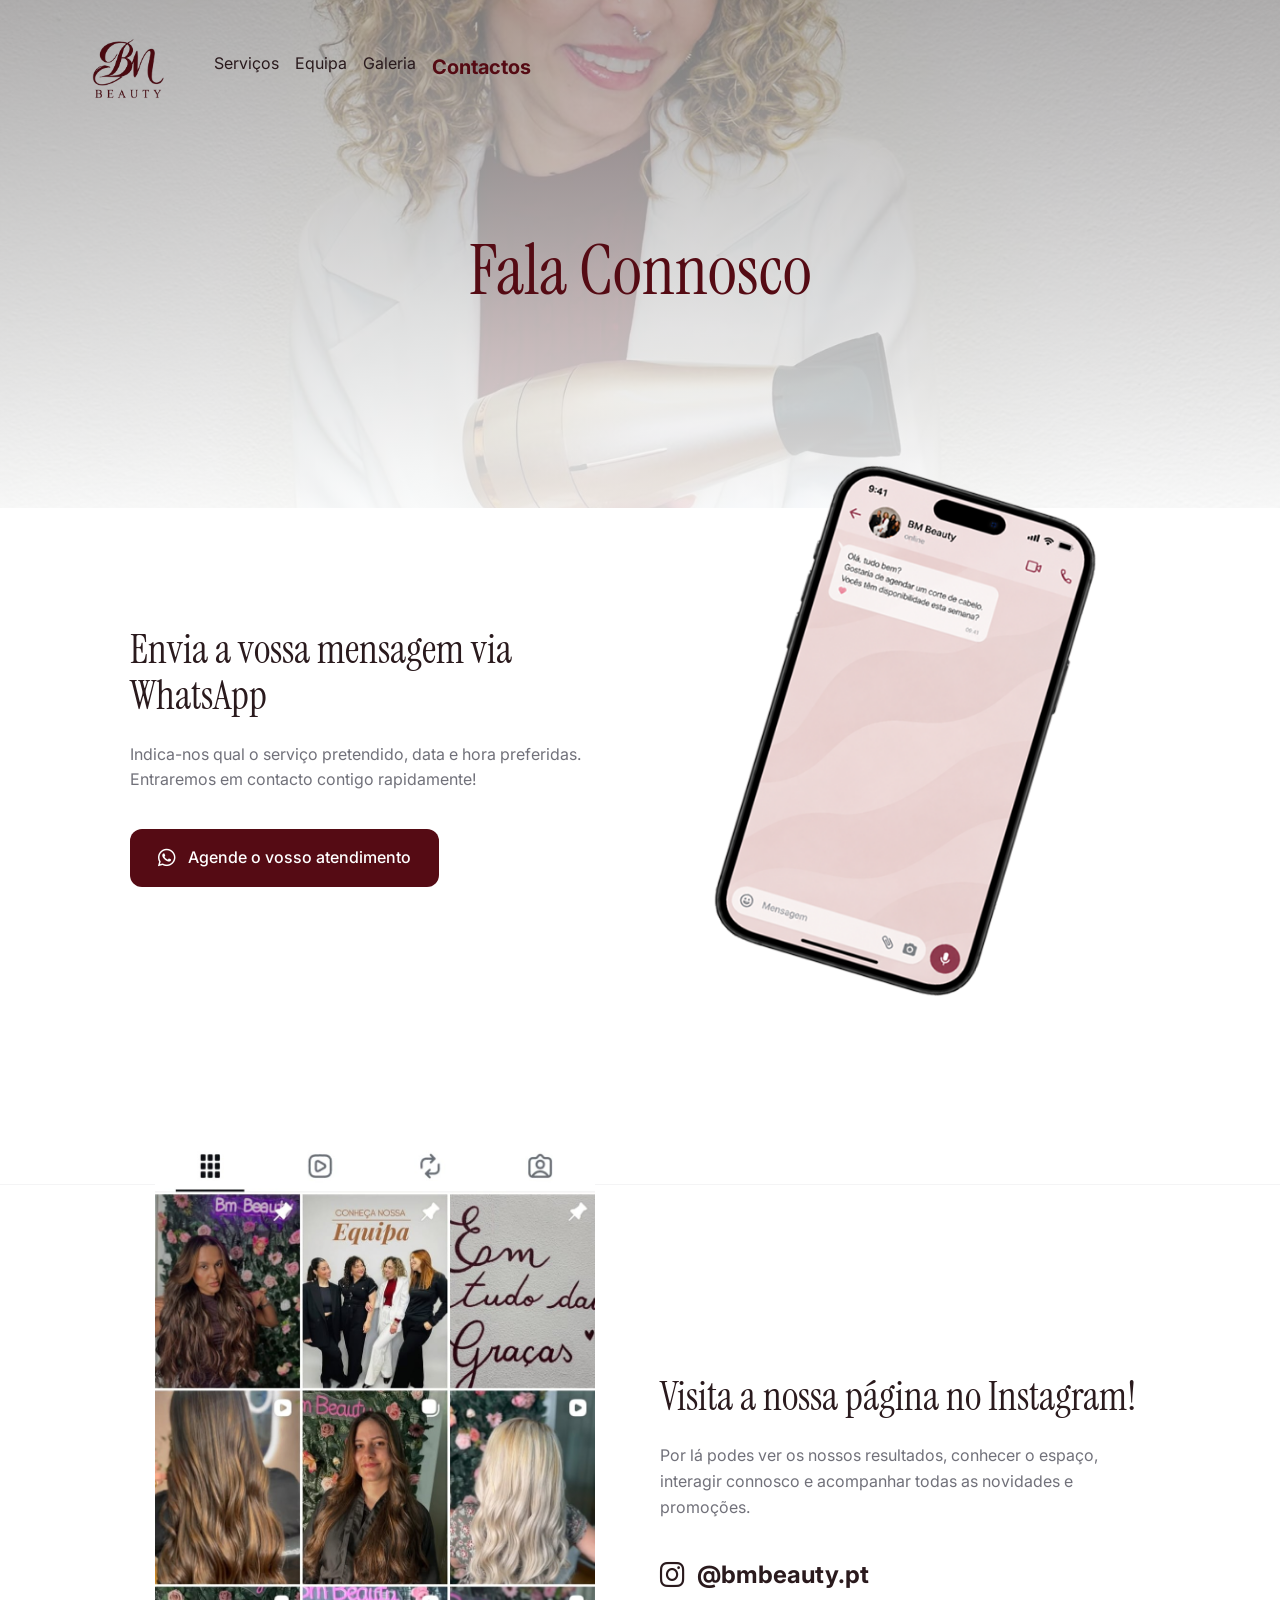
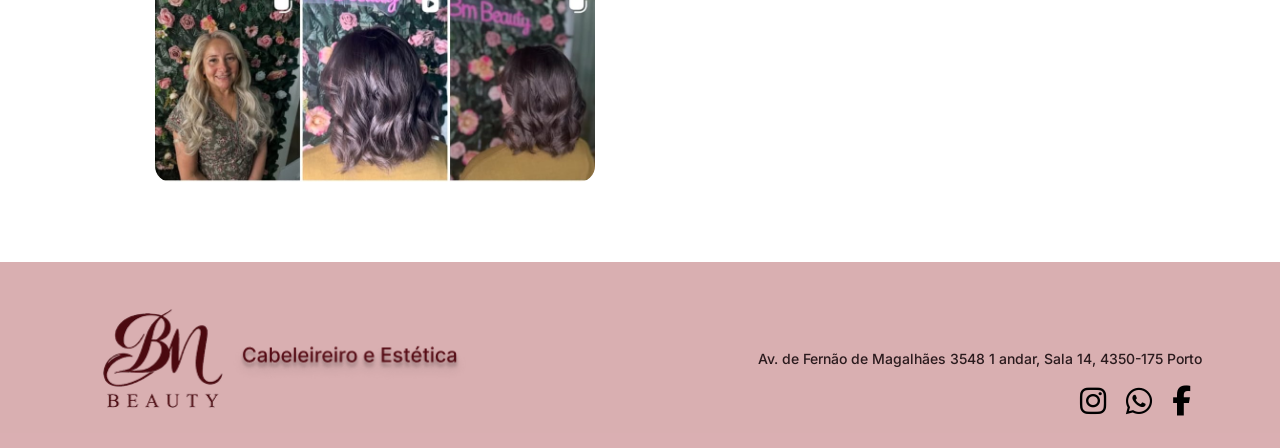
<file: contacto.html>
<!DOCTYPE html>
<html lang="pt">
<head>
  <meta charset="UTF-8">
  <meta name="viewport" content="width=device-width, initial-scale=1.0">
  <title>BM Beauty - Contactos</title>
  <!-- Google Fonts: Instrument Serif & Inter -->
  <link rel="preconnect" href="https://fonts.googleapis.com">
  <link rel="preconnect" href="https://fonts.gstatic.com" crossorigin>
  <link href="https://fonts.googleapis.com/css2?family=Instrument+Serif:ital@0;1&family=Inter:wght@400;500;600;700&display=swap" rel="stylesheet">
  <!-- Font Awesome Icons -->
  <link rel="stylesheet" href="https://cdnjs.cloudflare.com/ajax/libs/font-awesome/6.4.0/css/all.min.css">
  <link rel="stylesheet" href="css/style.css">
  <link rel="stylesheet" href="css/contacto.css">
</head>
<body>

  <!-- SESSÃO 1: NAVBAR + HERO "FALA CONNOSCO" -->
  <header class="site-container">
    <nav class="navbar">
      <a href="index.html" class="logo">
        <img src="assets/img/logo/logo_new_trans.png" alt="BM Beauty Logo" width="97" height="73">
      </a>

      <button class="hamburger-menu" id="hamburger-btn" aria-label="Abrir Menu" aria-expanded="false">
        <span></span>
        <span></span>
        <span></span>
      </button>

      <ul class="nav-links" id="nav-menu">
        <li><a href="index.html#servicos">Serviços</a></li>
        <li><a href="index.html#equipa">Equipa</a></li>
        <li><a href="galeria.html">Galeria</a></li>
        <li><a href="contacto.html" class="nav-link-active">Contactos</a></li>
      </ul>
    </nav>
  </header>

  <section class="page-hero hero-contacto">
    <div class="hero-content">
      <h1 class="hero-title">Fala Connosco</h1>
    </div>
  </section>

  <!-- SESSÃO 2: WHATSAPP SECTION -->
  <section class="contact-whatsapp-section">
    <div class="site-container contact-split-container">
      
      <!-- Lado Esquerdo: Texto + Botão CTA WhatsApp -->
      <div class="contact-text-col">
        <h2 class="contact-section-title">Envia a vossa mensagem via WhatsApp</h2>
        <p class="contact-section-desc">
          Indica-nos qual o serviço pretendido, data e hora preferidas. Entraremos em contacto contigo rapidamente!
        </p>
        <a href="https://wa.me/351922003194" target="_blank" rel="noopener noreferrer" class="whatsapp-cta-btn">
          <i class="fab fa-whatsapp"></i>
          <span>Agende o vosso atendimento</span>
        </a>
      </div>

      <!-- Lado Direito: Mockup do Smartphone -->
      <div class="contact-media-col">
        <img src="assets/img/sociais/whatsapp.png" alt="WhatsApp BM Beauty Mockup" class="phone-mockup-img">
      </div>

    </div>
  </section>

  <!-- SESSÃO 3: INSTAGRAM SECTION -->
  <section class="contact-instagram-section">
    <div class="site-container contact-split-container reverse-mobile">
      
      <!-- Lado Esquerdo: Grid/Mockup do Feed do Instagram -->
      <div class="contact-media-col">
        <img src="assets/img/sociais/instagram.jpeg" alt="Feed Instagram BM Beauty" class="insta-feed-img">
      </div>

      <!-- Lado Direito: Texto + Arroba Instagram -->
      <div class="contact-text-col">
        <h2 class="contact-section-title">Visita a nossa página no Instagram!</h2>
        <p class="contact-section-desc">
          Por lá podes ver os nossos resultados, conhecer o espaço, interagir connosco e acompanhar todas as novidades e promoções.
        </p>
        <a href="https://instagram.com/bmbeauty.pt" target="_blank" rel="noopener noreferrer" class="instagram-handle-link">
          <i class="fab fa-instagram"></i>
          <span>@bmbeauty.pt</span>
        </a>
      </div>

    </div>
  </section>

  <!-- SESSÃO 4: FOOTER INTEGRADO -->
  <footer class="footer-bottom contact-page-footer">
    <div class="site-container footer-bottom-container">
      
      <!-- Logo à Esquerda -->
      <div class="footer-logo">
        <a href="#" aria-label="Voltar ao topo">
        <img src="assets/img/logo/logo-longo.png" alt="BM Beauty Cabeleireiro e Estética">
        </a>
      </div>

      <!-- Morada e Redes Sociais à Direita -->
      <div class="footer-contacts">
        <a href="https://maps.google.com" target="_blank" rel="noopener noreferrer" class="footer-address">
          Av. de Fernão de Magalhães 3548 1 andar, Sala 14, 4350-175 Porto
        </a>

        <div class="footer-socials">
          <a href="https://www.instagram.com/bmbeauty.pt/" target="_blank" aria-label="Instagram"><i class="fab fa-instagram"></i></a>
          <a href="https://wa.me/351922003194" target="_blank" aria-label="WhatsApp"><i class="fab fa-whatsapp"></i></a>
          <a href="https://www.facebook.com/bmbeauty.pt" target="_blank" aria-label="Facebook"><i class="fab fa-facebook-f"></i></a>
        </div>
      </div>

    </div>
  </footer>

  <script src="js/main.js" defer></script>

</body>
</html>
</file>
<file: css/style.css>
/* ==========================================================================
   BM BEAUTY - style.css (global)
   Breakpoints:  Mobile <= 767.98px | Tablet 768px-1024px | Desktop >= 1025px
   Estrutura:    1) Base/Desktop  2) Páginas internas  3) Tablet  4) Mobile
   ========================================================================== */

:root {
  /* Cores da Paleta */
  --primary: #550B14;
  --primary-soft: #D3A1A4;
  --dark-accent: #2A1A1D;
  --neutral-gray: #757575;
  --gold: #C9A66B;
  --white: #FFFFFF;

  /* Fontes */
  --font-title: 'Instrument Serif', serif;
  --font-body: 'Inter', sans-serif;

  /* Margem lateral (muda em cada breakpoint) */
  --gutter: 78px;
}

* {
  box-sizing: border-box;
  margin: 0;
  padding: 0;
}

html {
  scroll-behavior: smooth;
}

body {
  font-family: var(--font-body);
  color: var(--dark-accent);
  background-color: var(--white);
  line-height: 1.6;
}

a {
  text-decoration: none;
  color: inherit;
}

img {
  max-width: 100%;
  height: auto;
  display: block;
}

/* Utilitários */
.container {
  max-width: 100%;
  padding-left: var(--gutter);
  padding-right: var(--gutter);
  margin: 0 auto;
}

.btn-primary {
  background-color: var(--primary);
  color: var(--white);
  padding: 12px 28px;
  border-radius: 6px;
  font-weight: 500;
  display: inline-block;
  transition: background 0.3s ease;
  border: none;
  cursor: pointer;
}

.btn-primary:hover {
  background-color: #3f080f;
}

.grid-4 {
  display: grid;
  grid-template-columns: repeat(auto-fit, minmax(220px, 1fr));
  gap: 25px;
}

/* Container de alinhamento (margem lateral via --gutter) */
.site-container {
  width: 100%;
  max-width: 1440px;
  margin-inline: auto;
  padding-left: var(--gutter);
  padding-right: var(--gutter);
  box-sizing: border-box;
}

/* ==========================================================================
   NAVBAR + HERO (index)
   ========================================================================== */
.top-header-hero {
  width: 100%;
  min-height: 768px;
  position: relative;
  background-image: linear-gradient(180deg, rgba(110, 107, 107, 0.45) 0%, rgba(107, 105, 105, 0.25) 50%),
                    url('../assets/img/bruna/capa01.png');
  background-repeat: no-repeat;
  background-position: center top;
  background-size: cover;
}

.navbar {
  display: flex;
  justify-content: flex-start;
  align-items: center;
  max-width: 1440px;
  margin: 0 auto;
  gap: 39px;
  padding: 30px var(--gutter) 20px;
}

.navbar .logo img {
  width: 97px;
  height: 73px;
  object-fit: contain;
  display: block;
}

.nav-links {
  display: flex;
  gap: 16px;
  list-style: none;
  margin: 0;
  padding: 0;
}

.nav-links a {
  font-family: var(--font-body);
  font-size: 16px;
  font-weight: 400;
  color: #2A1A1D;
  text-decoration: none;
  text-transform: capitalize;
  transition: font-size 0.2s ease, color 0.3s ease;
}

.nav-links a:hover {
  color: #550B14;
  font-size: 18px;
}

.nav-links a.active,
.nav-links a.nav-link-active {
  font-size: 20px;
  color: #550B14;
  font-weight: 700;
}

/* Hambúrguer: escondido por defeito (só aparece no mobile) */
.hamburger-menu {
  display: none;
}

/* Conteúdo do hero */
.hero-content-wrapper {
  display: flex;
  flex-direction: column;
  align-items: flex-start;
  text-align: left;
  max-width: 580px;
  padding-top: 120px;
  padding-bottom: 60px;
}

.hero-content-wrapper h1 {
  font-family: var(--font-title);
  font-size: 48px;
  font-weight: 400;
  color: #550B14;
  line-height: 1.15;
  margin: 0;
}

.hero-content-wrapper h2 {
  font-family: var(--font-title);
  font-size: 36px;
  font-weight: 400;
  font-style: italic;
  color: #2A1A1D;
  line-height: 1.2;
  margin-top: 24px;
  margin-bottom: 0;
}

.hero-btn {
  display: inline-flex;
  align-items: center;
  justify-content: center;
  width: 216px;
  height: 48px;
  background-color: #550B14;
  color: #FFFFFF;
  font-family: var(--font-body);
  font-size: 16px;
  font-weight: 400;
  text-decoration: none;
  border-radius: 8px;
  margin-top: 58px;
  box-sizing: border-box;
  transition: background-color 0.3s ease;
}

.hero-btn:hover {
  background-color: #3f080f;
}

/* ==========================================================================
   Seção 3: Serviços
   ========================================================================== */
.services-section {
  padding-top: 80px;
  padding-bottom: 80px;
  background-color: #ffffff;
}

.services-title {
  font-family: var(--font-title);
  font-size: 48px;
  font-weight: 400;
  color: #2A1A1D;
  text-align: center;
  margin: 0 auto 12px auto;
}

.services-subtitle {
  font-family: var(--font-body);
  font-size: 16px;
  font-weight: 400;
  color: #666666;
  text-align: center;
  line-height: 1.5;
  margin: 0 auto 50px auto;
}

.services-grid {
  display: grid;
  grid-template-columns: repeat(4, minmax(0, 1fr));
  gap: 62px;
  width: 100%;
}

.service-card {
  display: flex;
  flex-direction: column;
  align-items: center;
  text-align: center;
  width: 100%;
}

.service-card-img {
  width: 100%;
  height: auto;
  aspect-ratio: 230 / 302;
  object-fit: cover;
  border-radius: 12px;
  display: block;
}

.service-card h3 {
  font-family: var(--font-title);
  font-size: 32px;
  font-weight: 400;
  color: #2A1A1D;
  margin-top: 24px;
  margin-bottom: 0;
}

.service-card-link {
  font-family: var(--font-body);
  font-size: 16px;
  font-weight: 600;
  color: #550B14;
  text-transform: uppercase;
  text-decoration: none;
  margin-top: 15px;
  display: inline-flex;
  align-items: center;
  gap: 4px;
  transition: opacity 0.3s ease;
}

.service-card-link:hover {
  opacity: 0.8;
}

/* ==========================================================================
   MODAL DE DETALHES
   ========================================================================== */
.modal-overlay {
  position: fixed;
  inset: 0;
  background-color: rgba(0, 0, 0, 0.4);
  display: flex;
  align-items: center;
  justify-content: center;
  z-index: 1000;
  opacity: 0;
  visibility: hidden;
  transition: opacity 0.3s ease, visibility 0.3s ease;
}

.modal-overlay.active {
  opacity: 1;
  visibility: visible;
}

.modal-card {
  position: relative;
  display: inline-block;
  max-width: 90vw;
  max-height: 90vh;
  border-radius: 16px;
  overflow: hidden;
  box-shadow: 0 10px 30px rgba(0, 0, 0, 0.25);
}

.modal-card img {
  display: block;
  max-width: 100%;
  max-height: 85vh;
  height: auto;
  object-fit: contain;
}

.modal-card img#modal-img {
  width: 100%;
  display: block;
  height: auto;
}

/* Área de clique invisível sobre o 'X' da imagem */
.modal-close-hitbox {
  position: absolute;
  top: 12px;
  right: 18px;
  width: 44px;
  height: 44px;
  cursor: pointer;
  z-index: 10;
}

/* Área clicável invisível do botão AGENDAR (posição em % sobre a imagem) */
.btn-overlay {
  position: absolute;
  bottom: 8%;
  right: 7%;
  width: 18%;
  height: 12%;
  cursor: pointer;
  z-index: 10;
  display: block;
}

/* ==========================================================================
   Seção 4: Sobre a BM Beauty
   ========================================================================== */
.about-section {
  background-color: rgba(211, 161, 164, 0.8);
  padding-top: 80px;
  padding-bottom: 80px;
  width: 100%;
}

.about-container {
  display: flex;
  align-items: center;
  justify-content: space-between;
  gap: 56px;
}

.about-image-wrapper {
  flex: 0 0 45%;
}

.about-img {
  width: 100%;
  height: auto;
  aspect-ratio: 484 / 459;
  object-fit: cover;
  border-radius: 16px;
  display: block;
}

.about-content {
  flex: 1;
  min-width: 0;
  display: flex;
  flex-direction: column;
  align-items: flex-start;
  text-align: left;
}

.about-title {
  font-family: var(--font-body);
  font-size: 32px;
  font-weight: 600;
  color: #2A1A1D;
  margin: 0 0 8px 0;
}

.about-subtitle {
  font-family: var(--font-body);
  font-size: 20px;
  font-weight: 400;
  color: rgba(1, 1, 7, 0.6);
  margin: 0 0 24px 0;
}

.about-text p {
  font-family: var(--font-body);
  font-size: 18px;
  font-weight: 400;
  color: #000000;
  line-height: 1.5;
  margin-top: 0;
  margin-bottom: 16px;
}

.about-text p:last-child {
  margin-bottom: 0;
}

/* ==========================================================================
   Seção 5: Outros Serviços (galeria da home)
   Prefixo .gallery-section evita colisão com a página Galeria
   ========================================================================== */
.gallery-section {
  padding-top: 80px;
  padding-bottom: 80px;
  background-color: #ffffff;
}

.gallery-section .gallery-grid {
  display: grid;
  grid-template-columns: repeat(4, minmax(0, 1fr));
  gap: 8px;
  width: 100%;
}

.gallery-section .gallery-item {
  display: flex;
  flex-direction: column;
  align-items: center;
  text-align: center;
  width: 100%;
}

.gallery-section .gallery-img {
  width: 100%;
  height: auto;
  aspect-ratio: 262 / 248;
  object-fit: cover;
  border-radius: 12px;
  display: block;
}

.gallery-section .gallery-item h3 {
  font-family: var(--font-title);
  font-size: 32px;
  font-weight: 400;
  color: #2A1A1D;
  margin-top: 24px;
  margin-bottom: 0;
  line-height: 1.1;
}

.gallery-btn-wrapper {
  display: flex;
  justify-content: center;
  margin-top: 83px;
}

.gallery-cta-btn {
  display: inline-flex;
  align-items: center;
  justify-content: center;
  width: 297px;
  height: 66px;
  background-color: #550B14;
  color: #ffffff;
  font-family: var(--font-body);
  font-size: 18px;
  font-weight: 400;
  text-decoration: none;
  border-radius: 16px;
  transition: background-color 0.3s ease, transform 0.2s ease;
}

.gallery-cta-btn:hover {
  background-color: #3f080f;
  transform: translateY(-2px);
}

/* ==========================================================================
   Seção 6: Feedback das Princesas
   ========================================================================== */
.reviews-section {
  padding-top: 80px;
  padding-bottom: 100px;
  background-color: #ffffff;
  overflow: hidden;
}

.reviews-title {
  font-family: var(--font-title);
  font-size: 40px;
  font-weight: 400;
  color: #2A1A1D;
  text-align: center;
  margin-top: 0;
  margin-bottom: 143px;
}

.reviews-carousel-wrapper {
  width: 100%;
  overflow: hidden;
  position: relative;
}

.reviews-track {
  display: flex;
  gap: 32px;
  width: max-content;
  animation: scrollLeft 25s linear infinite;
}

.reviews-carousel-wrapper:hover .reviews-track {
  animation-play-state: paused;
}

.review-card {
  flex-shrink: 0;
}

.review-img {
  display: block;
  max-width: 100%;
  height: auto;
  border-radius: 12px;
  box-shadow: 0 4px 15px rgba(0, 0, 0, 0.05);
}

@keyframes scrollLeft {
  0%   { transform: translateX(0); }
  100% { transform: translateX(-50%); }
}

/* ==========================================================================
   Seção 7: FAQ
   ========================================================================== */
.faq-section {
  padding-top: 80px;
  padding-bottom: 100px;
  background-color: #ffffff;
  font-family: 'Inter', sans-serif;
}

.faq-container {
  max-width: 768px;
  margin: 0 auto;
}

.faq-header {
  text-align: center;
  margin-bottom: 48px;
}

.faq-title {
  font-family: 'Inter', sans-serif;
  font-size: 36px;
  font-weight: 700;
  color: #2A1A1D;
  margin: 0 0 8px 0;
}

.faq-subtitle {
  font-family: 'Inter', sans-serif;
  font-size: 18px;
  font-weight: 400;
  color: #71717A;
  margin: 0;
}

.faq-list {
  display: flex;
  flex-direction: column;
  gap: 12px;
}

.faq-item {
  background-color: #F8F8F8;
  border-radius: 8px;
  overflow: hidden;
  transition: background-color 0.2s ease;
}

.faq-item[open] {
  background-color: #ffffff;
  border: 1px solid #E4E4E7;
}

.faq-question {
  display: flex;
  justify-content: space-between;
  align-items: center;
  padding: 18px 24px;
  font-family: 'Inter', sans-serif;
  font-size: 16px;
  font-weight: 700;
  color: #18181B;
  cursor: pointer;
  list-style: none;
}

.faq-question::-webkit-details-marker {
  display: none;
}

.faq-icon {
  flex-shrink: 0;
  width: 12px;
  height: 12px;
  border-right: 2px solid #18181B;
  border-bottom: 2px solid #18181B;
  transform: rotate(45deg);
  transition: transform 0.3s ease;
  margin-left: 16px;
}

.faq-item[open] .faq-icon {
  transform: rotate(-135deg);
}

.faq-answer {
  padding: 0 24px 20px 24px;
  font-family: 'Inter', sans-serif;
  font-size: 15px;
  font-weight: 400;
  color: #52525B;
  line-height: 1.6;
}

.faq-answer p {
  margin: 4px 0;
}

.faq-whatsapp-link {
  color: #550B14;
  font-weight: 600;
  text-decoration: underline;
  transition: color 0.2s ease;
}

.faq-whatsapp-link:hover {
  color: #2A1A1D;
}

/* ==========================================================================
   Seção 8: Localização & Rodapé
   ========================================================================== */
.footer-section {
  position: relative;
  background-image: url('../assets/img/logo/bg_localizacao.jpg'); /* sugestão: renomear para bg_localizacao.jpg */
  background-size: cover;
  background-position: center;
  padding-top: 100px;
  width: 100%;
}

.footer-bg-overlay {
  position: absolute;
  top: 0;
  left: 0;
  width: 100%;
  height: 100%;
  background: linear-gradient(
    180deg,
    rgba(211, 161, 164, 0) 0%,
    rgba(211, 161, 164, 0.4) 40%,
    rgba(211, 161, 164, 0.85) 70%,
    rgba(211, 161, 164, 1) 100%
  );
  z-index: 1;
  pointer-events: none;
}

.location-container {
  position: relative;
  z-index: 2;
  display: flex;
  justify-content: center;
  align-items: center;
  gap: clamp(32px, 8.6vw, 124px);
  padding-bottom: 80px;
}

.location-map {
  flex: 1 1 0;
  min-width: 0;
  max-width: 511px;
  width: auto;
  height: 286px;
  border-radius: 12px;
  box-shadow: 0 4px 20px rgba(0, 0, 0, 0.08);
}

.schedule-card {
  flex: 1 1 0;
  min-width: 0;
  max-width: 460px;
  width: auto;
  height: auto;
  min-height: 232px;
  background-color: rgba(255, 255, 255, 0.5);
  border-radius: 16px;
  padding: 24px;
  box-sizing: border-box;
  display: flex;
  flex-direction: column;
  justify-content: space-between;
  gap: 12px;
  backdrop-filter: blur(4px);
}

.schedule-title {
  font-family: var(--font-title);
  font-size: 24px;
  font-weight: 400;
  color: #2A1A1D;
  margin: 0;
}

.schedule-info p {
  font-family: 'Inter', sans-serif;
  font-size: 16px;
  font-weight: 400;
  color: #2A1A1D;
  margin: 4px 0;
}

.schedule-action {
  display: flex;
  align-items: center;
  justify-content: space-between;
  gap: 12px;
}

.schedule-phone {
  font-family: 'Inter', sans-serif;
  font-size: 16px;
  font-weight: 600;
  color: #2A1A1D;
}

.schedule-btn {
  display: inline-flex;
  align-items: center;
  justify-content: center;
  padding: 8px 16px;
  background-color: #550B14;
  color: #ffffff;
  font-family: 'Inter', sans-serif;
  font-size: 14px;
  font-weight: 500;
  text-decoration: none;
  border-radius: 8px;
  transition: background-color 0.2s ease;
}

.schedule-btn:hover {
  background-color: #3f080f;
}

/* Rodapé inferior */
.footer-bottom {
  position: relative;
  z-index: 2;
  background-color: transparent;
  padding-top: 40px;
  padding-bottom: 32px;
}

.footer-bottom-container {
  display: flex;
  align-items: flex-end;
  justify-content: space-between;
  gap: 24px;
}

.footer-logo img {
  width: clamp(240px, 31vw, 446px);
  height: auto;
  object-fit: contain;
  display: block;
}

.footer-contacts {
  display: flex;
  flex-direction: column;
  align-items: flex-end;
  gap: 16px;
}

.footer-address {
  font-family: 'Inter', sans-serif;
  font-size: 14px;
  font-weight: 500;
  color: #2A1A1D;
  text-decoration: none;
  transition: opacity 0.2s ease;
}

.footer-address:hover {
  opacity: 0.8;
}

.footer-socials {
  display: flex;
  gap: 16px;
}

.footer-socials a {
  width: 30px;
  height: 30px;
  display: inline-flex;
  align-items: center;
  justify-content: center;
  text-decoration: none;
}

.footer-socials a i {
  font-size: 30px;
  width: 30px;
  height: 30px;
  line-height: 30px;
  color: #000000;
}

.footer-socials a:hover {
  color: #550B14;
  transform: translateY(-2px);
}

/* ==========================================================================
   PÁGINAS INTERNAS (Galeria & Contactos): navbar flutuante + hero
   ========================================================================== */
header.site-container {
  position: absolute;
  top: 0;
  left: 0;
  right: 0;
  width: auto;
  z-index: 10;
  background: transparent;
}

header.site-container .navbar {
  max-width: none;
  margin: 0;
  padding-left: 0;
  padding-right: 0;
}

.page-hero {
  position: relative;
  width: 100%;
  height: 508px;
  margin: 0 auto;
  display: flex;
  justify-content: center;
  align-items: flex-start;
  background-size: cover;
  background-position: center 50%;
  background-repeat: no-repeat;
  box-sizing: border-box;
}

.page-hero .hero-content h1 {
  font-family: 'Instrument Serif', serif;
  font-size: 70px;
  font-weight: 400;
  color: #550B14;
  text-align: center;
  margin-top: 236px;
  margin-bottom: 0;
  line-height: 1;
}

/* ==========================================================================
   TABLET: 768px - 1024px  (frame de referência ≈ 820px)
   ========================================================================== */
@media (min-width: 768px) and (max-width: 1024px) {
  :root { --gutter: 32px; }

  /* Hero */
  .top-header-hero {
    min-height: 540px;
    background-position: 55% top;
  }
  .hero-content-wrapper { max-width: 340px; padding-top: 70px; padding-bottom: 40px; }
  .hero-content-wrapper h1 { font-size: 36px; }
  .hero-content-wrapper h2 { font-size: 26px; margin-top: 16px; }
  .hero-btn { width: 204px; height: 48px; font-size: 16px; margin-top: 32px; }

  /* Serviços 2x2 */
  .services-section { padding: 64px 0; }
  .services-title { font-size: 36px; }
  .services-grid { grid-template-columns: repeat(2, minmax(0, 1fr)); gap: 48px 34px; }
  .service-card-img { aspect-ratio: 1 / 1; }
  .service-card h3 { font-size: 28px; }

  /* Sobre: lado a lado, imagem mais estreita e alta */
  .about-section { padding: 76px 0; }
  .about-container { gap: 32px; }
  .about-image-wrapper { flex: 0 0 40%; }
  .about-img { aspect-ratio: 2 / 3; }
  .about-title { font-size: 28px; }
  .about-subtitle { font-size: 16px; margin-bottom: 20px; }
  .about-text p { font-size: 14px; margin-bottom: 14px; }

  /* Galeria 2x2 */
  .gallery-section .gallery-grid { grid-template-columns: repeat(2, minmax(0, 1fr)); gap: 40px 24px; }
  .gallery-section .gallery-img { aspect-ratio: 4 / 3; }
  .gallery-section .gallery-item h3 { font-size: 28px; }
  .gallery-section .gallery-item h3 br { display: none; }
  .gallery-btn-wrapper { margin-top: 64px; }
  .gallery-cta-btn { width: 261px; height: 56px; font-size: 16px; }

  /* Reviews */
  .reviews-title { font-size: 32px; margin-bottom: 64px; }
  .review-card { width: min(676px, calc(100vw - 64px)); }
  .review-img { width: 100%; }

  /* Localização lado a lado */
  .location-container { gap: 48px; }
  .location-map { max-width: none; height: 240px; }
  .schedule-card { flex: 0 0 340px; max-width: none; }

  /* Rodapé */
  .footer-logo img { width: 270px; }
  .footer-address { display: block; max-width: 300px; text-align: right; }

  /* Páginas internas */
  .page-hero { height: 420px; }
  .page-hero .hero-content h1 { font-size: 56px; margin-top: 190px; }
}

/* ==========================================================================
   MOBILE: até 767.98px  (frame de referência ≈ 390px)
   ========================================================================== */
@media (max-width: 767.98px) {
  :root { --gutter: 20px; }

  /* Navbar + hambúrguer (quadrado vinho com linhas brancas) */
  .navbar { gap: 24px; padding-top: 20px; padding-bottom: 16px; }
  .navbar .logo img { width: 68px; height: auto; }

  .hamburger-menu {
    display: flex;
    flex-direction: column;
    justify-content: space-between;
    width: 44px;
    height: 44px;
    padding: 14px 11px;
    background: var(--primary);
    border: 0;
    border-radius: 10px;
    cursor: pointer;
    z-index: 101;
  }

  .hamburger-menu span {
    width: 100%;
    height: 2px;
    background: #ffffff;
    border-radius: 2px;
  }

  /* Menu lateral */
  .nav-links {
    position: fixed;
    top: 0;
    left: -100%;
    width: 280px;
    height: 100vh;
    height: 100dvh;
    flex-direction: column;
    justify-content: center;
    align-items: flex-start;
    gap: 24px;
    padding-left: 40px;
    background: rgba(255, 255, 255, 0.98);
    backdrop-filter: blur(8px);
    box-shadow: 5px 0 20px rgba(0, 0, 0, 0.1);
    transition: left 0.3s ease;
    z-index: 100;
  }

  .nav-links.active { left: 0; }
  .nav-links a { font-size: 20px; }

  /* Hero: rosto em cima, texto por baixo, fade para branco */
  .top-header-hero {
    min-height: 540px;
    padding-bottom: 32px;
    background-image:
      linear-gradient(180deg, rgba(110, 107, 107, 0.45) 0%, rgba(107, 105, 105, 0.25) 50%),
      url('../assets/img/bruna/capa01.png');
    background-position: 65% top;
  }
  .hero-content-wrapper { max-width: none; align-items: flex-start; text-align: left; padding-top: 220px; padding-bottom: 0; }
  .hero-content-wrapper h1 { font-size: 32px; line-height: 1.1; }
  .hero-content-wrapper h2 { font-size: 20px; margin-top: 12px; }
  .hero-btn { width: 100%; height: 48px; font-size: 16px; margin-top: 28px; }

  /* Serviços 2x2 */
  .services-section { padding: 48px 0; }
  .services-title { font-size: 32px; line-height: 1.1; }
  .services-subtitle { font-size: 18px; margin-bottom: 32px; }
  .services-grid { grid-template-columns: repeat(2, minmax(0, 1fr)); gap: 32px 18px; }
  .service-card-img { aspect-ratio: 3 / 4; }
  .service-card h3 { font-size: 24px; line-height: 1.1; margin-top: 16px; }
  .service-card-link { font-size: 12px; margin-top: 12px; }

  /* Sobre: empilhado, texto à esquerda */
  .about-section { padding: 40px 0; }
  .about-container { flex-direction: column; align-items: stretch; gap: 24px; text-align: left; }
  .about-image-wrapper { flex: none; width: 100%; }
  .about-img { aspect-ratio: 1 / 1; }
  .about-content { align-items: flex-start; text-align: left; }
  .about-title { font-size: 24px; }
  .about-subtitle { font-size: 16px; margin-bottom: 20px; }
  .about-text p { font-size: 15px; margin-bottom: 14px; }

  /* Galeria 2x2 */
  .gallery-section { padding: 40px 0; }
  .gallery-section .gallery-grid { grid-template-columns: repeat(2, minmax(0, 1fr)); gap: 32px 18px; }
  .gallery-section .gallery-img { aspect-ratio: 11 / 10; }
  .gallery-section .gallery-item h3 { font-size: 24px; margin-top: 14px; }
  .gallery-btn-wrapper { margin-top: 48px; }
  .gallery-cta-btn { width: 100%; height: 48px; font-size: 16px; border-radius: 12px; }

  /* Reviews */
  .reviews-section { padding: 40px 0 56px; }
  .reviews-title { font-size: 28px; margin-bottom: 24px; }
  .reviews-track { gap: 16px; }
  .review-card { width: calc(100vw - 40px); }
  .review-img { width: 100%; }

  /* FAQ */
  .faq-section { padding: 48px 0 56px; }
  .faq-header { margin-bottom: 24px; }
  .faq-title { font-size: 26px; }
  .faq-subtitle { font-size: 16px; }
  .faq-question { padding: 16px; font-size: 15px; }
  .faq-answer { padding: 0 16px 16px; font-size: 14px; }

  /* Localização: mapa em cima, cartão por baixo */
  .location-container { flex-direction: column; gap: 20px; padding-bottom: 48px; }
  .location-map,
  .schedule-card { width: 100%; max-width: none; flex: none; }
  .location-map { height: 180px; }
  .schedule-card { height: auto; min-height: 0; padding: 24px 20px; gap: 16px; }
  .schedule-action { flex-direction: column; align-items: stretch; gap: 12px; }
  .schedule-btn { width: 100%; padding: 14px; font-size: 16px; }

  /* Rodapé */
  .footer-bottom-container { flex-direction: column; align-items: center; gap: 20px; text-align: center; }
  .footer-logo img { width: 240px; }
  .footer-contacts { align-items: center; }
  .footer-address { max-width: 280px; }

  /* Modal */
  .modal-card { max-width: 95vw; }

  /* Páginas internas */
  .page-hero { height: 320px; }
  .page-hero .hero-content h1 { font-size: 40px; margin-top: 150px; }
}
</file>
<file: css/contacto.css>
/* ==========================================================================
   Página Contactos - Estilos exclusivos
   (navbar, hero base e rodapé base vêm do style.css)
   ========================================================================== */

:root {
  --color-primary: #550B14;
  --color-dark: #2A1A1D;
  --color-footer-bg: #D3A1A4;
}

/* Hero com degradê e foto */
.page-hero.hero-contacto {
  background-position: center 42%;
}

.hero-contacto {
  background-image:
    linear-gradient(180deg, rgba(160, 158, 158, 0.75) 0%, rgba(255, 255, 255, 0.85) 100%),
    url('../assets/img/bruna/capa02.jpeg');
}

/* --------------------------------------------------------------------------
   Layout base das secções WhatsApp e Instagram
   -------------------------------------------------------------------------- */
.contact-split-container {
  display: flex;
  align-items: center;
  justify-content: center;
  gap: 40px;
  max-width: 1100px;
  margin: 0 auto;
  padding: 0 40px 80px 40px;
}

.contact-text-col {
  flex: 1;
  max-width: 520px;
}

.contact-media-col {
  flex: 1;
  display: flex;
  justify-content: center;
  position: relative;
  z-index: 5;
  margin-top: -50px;
}

.contact-section-title {
  font-family: var(--font-title);
  font-size: 40px;
  font-weight: 400;
  color: var(--color-dark);
  margin: 0 0 24px 0;
  line-height: 1.15;
}

.contact-section-desc {
  font-family: var(--font-body);
  font-size: 16px;
  font-weight: 400;
  color: #71717A;
  line-height: 1.6;
  margin: 0 0 36px 0;
}

/* --------------------------------------------------------------------------
   WhatsApp
   -------------------------------------------------------------------------- */
.contact-whatsapp-section {
  background-color: #ffffff;
}

.whatsapp-cta-btn {
  display: inline-flex;
  align-items: center;
  gap: 12px;
  background-color: var(--color-primary);
  color: #ffffff;
  padding: 16px 28px;
  border-radius: 12px;
  font-family: var(--font-body);
  font-size: 16px;
  font-weight: 500;
  text-decoration: none;
  transition: background-color 0.2s ease, transform 0.2s ease;
}

.whatsapp-cta-btn i {
  font-size: 20px;
}

.whatsapp-cta-btn:hover {
  background-color: #3f080f;
  transform: translateY(-2px);
}

.phone-mockup-img {
  width: 100%;
  max-width: 400px;
  height: auto;
  display: block;
}

/* --------------------------------------------------------------------------
   Instagram
   -------------------------------------------------------------------------- */
.contact-instagram-section {
  background-color: #ffffff;
  border-top: 1px solid #F4F4F5;
  margin-top: 100px;
}

.insta-feed-img {
  width: 100%;
  max-width: 440px;
  height: auto;
  display: block;
  border-radius: 16px;
}

.instagram-handle-link {
  display: inline-flex;
  align-items: center;
  gap: 12px;
  font-family: var(--font-body);
  font-size: 24px;
  font-weight: 700;
  color: var(--color-dark);
  text-decoration: none;
  transition: color 0.2s ease;
}

.instagram-handle-link i {
  font-size: 28px;
}

.instagram-handle-link:hover {
  color: var(--color-primary);
}

/* --------------------------------------------------------------------------
   Rodapé desta página
   -------------------------------------------------------------------------- */
.contact-page-footer {
  background-color: rgba(211, 161, 164, 0.85);
  padding: 32px 0;
}

/* ==========================================================================
   TABLET (768px - 1024px)
   ========================================================================== */
@media (min-width: 768px) and (max-width: 1024px) {
  .contact-split-container {
    gap: 24px;
    padding: 0 32px 60px 32px;
  }

  .contact-section-title { font-size: 34px; }
  .contact-instagram-section { margin-top: 72px; }
}

/* ==========================================================================
   MOBILE (até 767.98px)
   ========================================================================== */
@media (max-width: 767.98px) {
  .contact-split-container {
    flex-direction: column;
    gap: 24px;
    padding: 0 20px 40px 20px;
    text-align: center;
  }

  /* Instagram: texto primeiro, imagem depois */
  .contact-split-container.reverse-mobile {
    flex-direction: column-reverse;
  }

  .contact-text-col {
    max-width: 100%;
  }

  .contact-media-col {
    margin-top: 0;
    width: 100%;
  }

  .contact-section-title { font-size: 30px; margin-bottom: 16px; }
  .contact-section-desc { margin-bottom: 24px; }

  .phone-mockup-img,
  .insta-feed-img {
    max-width: 100%;
    height: auto;
  }

  .contact-instagram-section { margin-top: 40px; padding-top: 40px; }

  .instagram-handle-link,
  .whatsapp-cta-btn {
    justify-content: center;
  }

  .whatsapp-cta-btn { width: 100%; }
}
</file>
